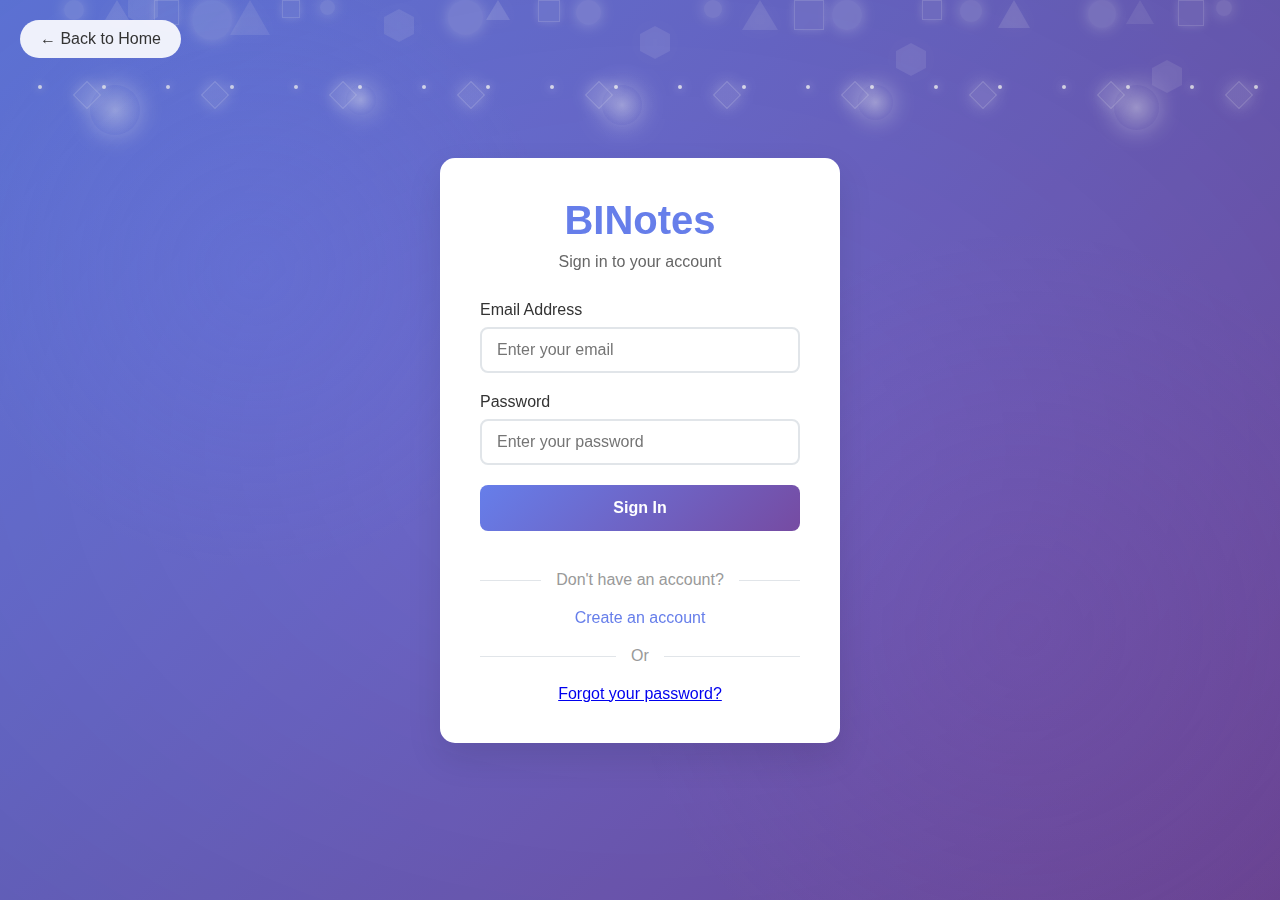
<file: SE_Finfinfinfinfinfin/html/login.html>
<!DOCTYPE html>
<html lang="en">
<head>
    <meta charset="UTF-8">
    <meta name="viewport" content="width=device-width, initial-scale=1.0">
    <title>Login - BINotes</title>
    <link rel="stylesheet" href="../css/login.css">
</head>
<body>
    <!-- Advanced Particle Background -->
    <div class="particle-container">
        <div class="particles">
            <!-- Circles (10 particles) -->
            <div class="particle circle"></div>
            <div class="particle circle"></div>
            <div class="particle circle"></div>
            <div class="particle circle"></div>
            <div class="particle circle"></div>
            <div class="particle circle"></div>
            <div class="particle circle"></div>
            <div class="particle circle"></div>
            <div class="particle circle"></div>
            <div class="particle circle"></div>
            
            <!-- Triangles (6 particles) -->
            <div class="particle triangle"></div>
            <div class="particle triangle"></div>
            <div class="particle triangle"></div>
            <div class="particle triangle"></div>
            <div class="particle triangle"></div>
            <div class="particle triangle"></div>
            
            <!-- Squares (6 particles) -->
            <div class="particle square"></div>
            <div class="particle square"></div>
            <div class="particle square"></div>
            <div class="particle square"></div>
            <div class="particle square"></div>
            <div class="particle square"></div>
            
            <!-- Hexagons (5 particles) -->
            <div class="particle hexagon"></div>
            <div class="particle hexagon"></div>
            <div class="particle hexagon"></div>
            <div class="particle hexagon"></div>
            <div class="particle hexagon"></div>
            
            <!-- Glowing Orbs (5 particles) -->
            <div class="particle orb"></div>
            <div class="particle orb"></div>
            <div class="particle orb"></div>
            <div class="particle orb"></div>
            <div class="particle orb"></div>
            
            <!-- Diamonds (10 particles) -->
            <div class="particle diamond"></div>
            <div class="particle diamond"></div>
            <div class="particle diamond"></div>
            <div class="particle diamond"></div>
            <div class="particle diamond"></div>
            <div class="particle diamond"></div>
            <div class="particle diamond"></div>
            <div class="particle diamond"></div>
            <div class="particle diamond"></div>
            <div class="particle diamond"></div>
            
            <!-- Small Stars (20 particles) -->
            <div class="particle star"></div>
            <div class="particle star"></div>
            <div class="particle star"></div>
            <div class="particle star"></div>
            <div class="particle star"></div>
            <div class="particle star"></div>
            <div class="particle star"></div>
            <div class="particle star"></div>
            <div class="particle star"></div>
            <div class="particle star"></div>
            <div class="particle star"></div>
            <div class="particle star"></div>
            <div class="particle star"></div>
            <div class="particle star"></div>
            <div class="particle star"></div>
            <div class="particle star"></div>
            <div class="particle star"></div>
            <div class="particle star"></div>
            <div class="particle star"></div>
            <div class="particle star"></div>
        </div>
    </div>
    <div class="ambient-overlay"></div>

    <a href="index.html" class="back-home">← Back to Home</a>
    
    <div class="login-container">
        <div class="logo">BINotes</div>
        <p class="subtitle">Sign in to your account</p>
        
        <div id="notification" class="notification"></div>
        
        <form id="loginForm">
            <div class="form-group">
                <label for="email">Email Address</label>
                <input type="email" id="email" name="email" required placeholder="Enter your email">
            </div>
            
            <div class="form-group">
                <label for="password">Password</label>
                <input type="password" id="password" name="password" required placeholder="Enter your password">
            </div>
            
            <button type="submit" class="btn">Sign In</button>
        </form>
        
        <div class="divider">
            <span>Don't have an account?</span>
        </div>
        
        <p class="register-text">
            <a href="./register.html" class="register-link">Create an account</a>
        </p>
        
        <div class="divider">
            <span>Or</span>
        </div>
        
        <a href="./forgot-password.html" class="forgot-password-link">Forgot your password?</a>
    </div>

    <script>
        // Simple authentication without database
        const DEMO_USERS = [
            { email: 'test@example.com', password: '123456', name: 'Test User' },
            { email: 'jane@example.com', password: 'password', name: 'Jane Smith' },
            { email: 'admin@binotes.com', password: 'admin123', name: 'Admin User' }
        ];

        function showNotification(message, type = 'info') {
            const notification = document.getElementById('notification');
            notification.textContent = message;
            notification.className = `notification ${type}`;
            notification.style.display = 'block';
            
            setTimeout(() => {
                notification.style.display = 'none';
            }, 5000);
        }

        function authenticateUser(email, password) {
            return DEMO_USERS.find(user => user.email === email && user.password === password);
        }

        function saveUserSession(user) {
            // Save to localStorage (simple session management)
            const userData = {
                email: user.email,
                name: user.name,
                loginTime: new Date().toISOString()
            };
            
            console.log('Saving user session:', userData);
            localStorage.setItem('binotes_user', JSON.stringify(userData));
            
            // Verify the data was saved
            const savedData = localStorage.getItem('binotes_user');
            console.log('Verified saved data:', savedData);
        }

        // Handle login form submission
        document.getElementById('loginForm').addEventListener('submit', function(e) {
            e.preventDefault();
            
            const email = document.getElementById('email').value;
            const password = document.getElementById('password').value;
            
            console.log('Login attempt:', email);
            
            // Simple validation
            if (!email || !password) {
                showNotification('Please fill in all fields', 'error');
                return;
            }
            
            // Authenticate user
            const user = authenticateUser(email, password);
            
            if (user) {
                showNotification('Login successful! Redirecting...', 'success');
                saveUserSession(user);
                
                // Redirect to the correct home page filename
                setTimeout(() => {
                    console.log('Attempting redirect to home.html');
                    // Updated to match your home page filename
                    window.location.href = 'index.html';
                }, 1500);
            } else {
                showNotification('Invalid email or password. Please try again.', 'error');
                document.getElementById('password').value = ''; // Clear password field
            }
        });

        // Demo credentials helper
        console.log('Demo Login Credentials:');
        console.log('Email: test@example.com, Password: 123456');
        console.log('Email: jane@example.com, Password: password');
        console.log('Email: admin@binotes.com, Password: admin123');

        // Optional: You can uncomment this if you want to auto-redirect already logged-in users
        // document.addEventListener('DOMContentLoaded', function() {
        //     const user = JSON.parse(localStorage.getItem('binotes_user') || 'null');
        //     if (user) {
        //         console.log('User already logged in, redirecting...');
        //         window.location.href = 'index.html';
        //     }
        // });
    </script>
</body>
</html>
</file>
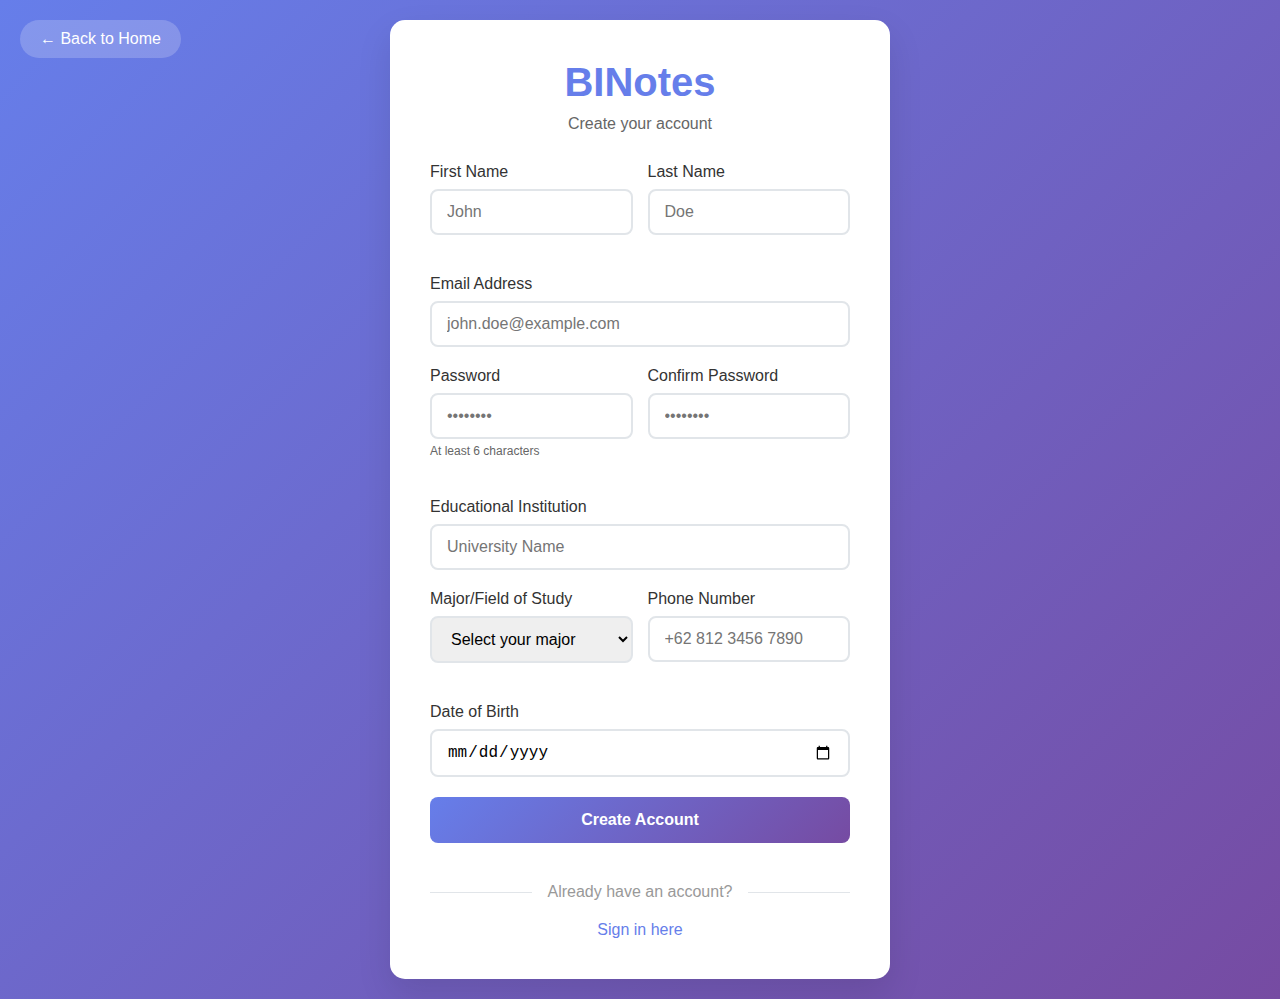
<file: SE_Finfinfinfinfinfin/html/register.html>
<!DOCTYPE html>
<html lang="en">
<head>
    <meta charset="UTF-8">
    <meta name="viewport" content="width=device-width, initial-scale=1.0">
    <title>Register - BINotes</title>
    <style>
        * {
            margin: 0;
            padding: 0;
            box-sizing: border-box;
        }

        body {
            font-family: 'Segoe UI', Tahoma, Geneva, Verdana, sans-serif;
            background: linear-gradient(135deg, #667eea 0%, #764ba2 100%);
            min-height: 100vh;
            display: flex;
            align-items: center;
            justify-content: center;
            padding: 20px;
        }

        .register-container {
            background: white;
            padding: 40px;
            border-radius: 15px;
            box-shadow: 0 15px 35px rgba(0, 0, 0, 0.1);
            width: 100%;
            max-width: 500px;
            text-align: center;
        }

        .logo {
            font-size: 2.5rem;
            font-weight: bold;
            color: #667eea;
            margin-bottom: 10px;
        }

        .subtitle {
            color: #666;
            margin-bottom: 30px;
            font-size: 1rem;
        }

        .form-row {
            display: grid;
            grid-template-columns: 1fr 1fr;
            gap: 15px;
            margin-bottom: 20px;
        }

        .form-group {
            margin-bottom: 20px;
            text-align: left;
        }

        .form-group label {
            display: block;
            margin-bottom: 8px;
            color: #333;
            font-weight: 500;
        }

        .form-group input,
        .form-group select {
            width: 100%;
            padding: 12px 15px;
            border: 2px solid #e1e5e9;
            border-radius: 8px;
            font-size: 16px;
            transition: border-color 0.3s ease;
        }

        .form-group input:focus,
        .form-group select:focus {
            outline: none;
            border-color: #667eea;
            box-shadow: 0 0 0 3px rgba(102, 126, 234, 0.1);
        }

        .btn {
            width: 100%;
            padding: 14px;
            background: linear-gradient(135deg, #667eea 0%, #764ba2 100%);
            color: white;
            border: none;
            border-radius: 8px;
            font-size: 16px;
            font-weight: 600;
            cursor: pointer;
            transition: transform 0.2s ease, box-shadow 0.2s ease;
            margin-bottom: 20px;
        }

        .btn:hover {
            transform: translateY(-2px);
            box-shadow: 0 8px 25px rgba(102, 126, 234, 0.3);
        }

        .btn:active {
            transform: translateY(0);
        }

        .divider {
            text-align: center;
            margin: 20px 0;
            color: #999;
            position: relative;
        }

        .divider:before {
            content: '';
            position: absolute;
            top: 50%;
            left: 0;
            right: 0;
            height: 1px;
            background: #e1e5e9;
            z-index: 1;
        }

        .divider span {
            background: white;
            padding: 0 15px;
            position: relative;
            z-index: 2;
        }

        .login-link {
            color: #667eea;
            text-decoration: none;
            font-weight: 500;
            transition: color 0.3s ease;
        }

        .login-link:hover {
            color: #764ba2;
            text-decoration: underline;
        }

        .back-home {
            position: absolute;
            top: 20px;
            left: 20px;
            background: rgba(255, 255, 255, 0.2);
            color: white;
            padding: 10px 20px;
            border-radius: 25px;
            text-decoration: none;
            font-weight: 500;
            transition: background 0.3s ease;
        }

        .back-home:hover {
            background: rgba(255, 255, 255, 0.3);
        }

        .notification {
            margin-bottom: 20px;
            padding: 12px;
            border-radius: 8px;
            font-size: 14px;
            display: none;
        }

        .notification.success {
            background: #d4edda;
            color: #155724;
            border: 1px solid #c3e6cb;
        }

        .notification.error {
            background: #f8d7da;
            color: #721c24;
            border: 1px solid #f5c6cb;
        }

        .password-requirements {
            font-size: 12px;
            color: #666;
            margin-top: 5px;
        }

        @media (max-width: 768px) {
            .form-row {
                grid-template-columns: 1fr;
                gap: 0;
            }
        }

        @media (max-width: 480px) {
            .register-container {
                padding: 30px 20px;
            }
            
            .back-home {
                position: relative;
                top: 0;
                left: 0;
                display: inline-block;
                margin-bottom: 20px;
                background: #f8f9fa;
                color: #333;
            }
        }
    </style>
</head>
<body>
    <a href="index.html" class="back-home">← Back to Home</a>
    
    <div class="register-container">
        <div class="logo">BINotes</div>
        <p class="subtitle">Create your account</p>
        
        <div id="notification" class="notification"></div>
        
        <form id="registerForm">
            <div class="form-row">
                <div class="form-group">
                    <label for="firstName">First Name</label>
                    <input type="text" id="firstName" name="firstName" required placeholder="John">
                </div>
                <div class="form-group">
                    <label for="lastName">Last Name</label>
                    <input type="text" id="lastName" name="lastName" required placeholder="Doe">
                </div>
            </div>
            
            <div class="form-group">
                <label for="email">Email Address</label>
                <input type="email" id="email" name="email" required placeholder="john.doe@example.com">
            </div>
            
            <div class="form-row">
                <div class="form-group">
                    <label for="password">Password</label>
                    <input type="password" id="password" name="password" required placeholder="••••••••">
                    <div class="password-requirements">At least 6 characters</div>
                </div>
                <div class="form-group">
                    <label for="confirmPassword">Confirm Password</label>
                    <input type="password" id="confirmPassword" name="confirmPassword" required placeholder="••••••••">
                </div>
            </div>
            
            <div class="form-group">
                <label for="institution">Educational Institution</label>
                <input type="text" id="institution" name="institution" required placeholder="University Name">
            </div>
            
            <div class="form-row">
                <div class="form-group">
                    <label for="major">Major/Field of Study</label>
                    <select id="major" name="major" required>
                        <option value="">Select your major</option>
                        <option value="Computer Science">Computer Science</option>
                        <option value="Information Technology">Information Technology</option>
                        <option value="Engineering">Engineering</option>
                        <option value="Mathematics">Mathematics</option>
                        <option value="Physics">Physics</option>
                        <option value="Chemistry">Chemistry</option>
                        <option value="Biology">Biology</option>
                        <option value="Business">Business</option>
                        <option value="Economics">Economics</option>
                        <option value="Psychology">Psychology</option>
                        <option value="Other">Other</option>
                    </select>
                </div>
                <div class="form-group">
                    <label for="phone">Phone Number</label>
                    <input type="tel" id="phone" name="phone" required placeholder="+62 812 3456 7890">
                </div>
            </div>
            
            <div class="form-group">
                <label for="birthDate">Date of Birth</label>
                <input type="date" id="birthDate" name="birthDate" required>
            </div>
            
            <button type="submit" class="btn">Create Account</button>
        </form>
        
        <div class="divider">
            <span>Already have an account?</span>
        </div>
        
        <a href="login.html" class="login-link">Sign in here</a>
    </div>

    <script>
    // Function to show notification
    function showNotification(message, type = 'info') {
        const notification = document.getElementById('notification');
        notification.textContent = message;
        notification.className = `notification ${type}`;
        notification.style.display = 'block';

        setTimeout(() => {
            notification.style.display = 'none';
        }, 5000);
    }

    // Email validation
    function validateEmail(email) {
        const emailRegex = /^[^\s@]+@[^\s@]+\.[^\s@]+$/;
        return emailRegex.test(email);
    }

    // Password validation
    function validatePassword(password) {
        return password.length >= 6;
    }

    // Phone number validation
    function validatePhone(phone) {
        const phoneRegex = /^[\+]?[\d\s\-\(\)]{10,}$/;
        return phoneRegex.test(phone);
    }

    // Calculate age from date of birth
    function calculateAge(birthDate) {
        const today = new Date();
        const birth = new Date(birthDate);
        let age = today.getFullYear() - birth.getFullYear();
        const monthDiff = today.getMonth() - birth.getMonth();

        if (monthDiff < 0 || (monthDiff === 0 && today.getDate() < birth.getDate())) {
            age--;
        }

        return age;
    }

    // Check if email already exists
    function checkEmailExists(email) {
        const existingUsers = JSON.parse(localStorage.getItem('binotes_users') || '[]');
        return existingUsers.some(user => user.email === email);
    }

    // Save new user to localStorage
    function saveNewUser(userData) {
        const users = JSON.parse(localStorage.getItem('binotes_users') || '[]');
        users.push(userData);
        localStorage.setItem('binotes_users', JSON.stringify(users));
    }

    // Handle form submission
    document.getElementById('registerForm').addEventListener('submit', function (e) {
        e.preventDefault();

        const firstName = document.getElementById('firstName').value.trim();
        const lastName = document.getElementById('lastName').value.trim();
        const email = document.getElementById('email').value.trim();
        const password = document.getElementById('password').value;
        const confirmPassword = document.getElementById('confirmPassword').value;
        const institution = document.getElementById('institution').value.trim();
        const major = document.getElementById('major').value;
        const phone = document.getElementById('phone').value.trim();
        const birthDate = document.getElementById('birthDate').value;

        if (!validateEmail(email)) {
            return showNotification('Please enter a valid email address.', 'error');
        }

        if (!validatePassword(password)) {
            return showNotification('Password must be at least 6 characters.', 'error');
        }

        if (password !== confirmPassword) {
            return showNotification('Passwords do not match.', 'error');
        }

        if (!validatePhone(phone)) {
            return showNotification('Please enter a valid phone number.', 'error');
        }

        if (calculateAge(birthDate) < 13) {
            return showNotification('You must be at least 13 years old to register.', 'error');
        }

        if (checkEmailExists(email)) {
            return showNotification('Email is already registered.', 'error');
        }

        const newUser = {
            firstName,
            lastName,
            email,
            password,
            institution,
            major,
            phone,
            birthDate
        };

        saveNewUser(newUser);
        showNotification('Account created successfully!', 'success');

        // Optional: redirect to login page after success
        setTimeout(() => {
            window.location.href = 'login.html';
        }, 2000);
    });
</script>
</body>
</html>
</file>
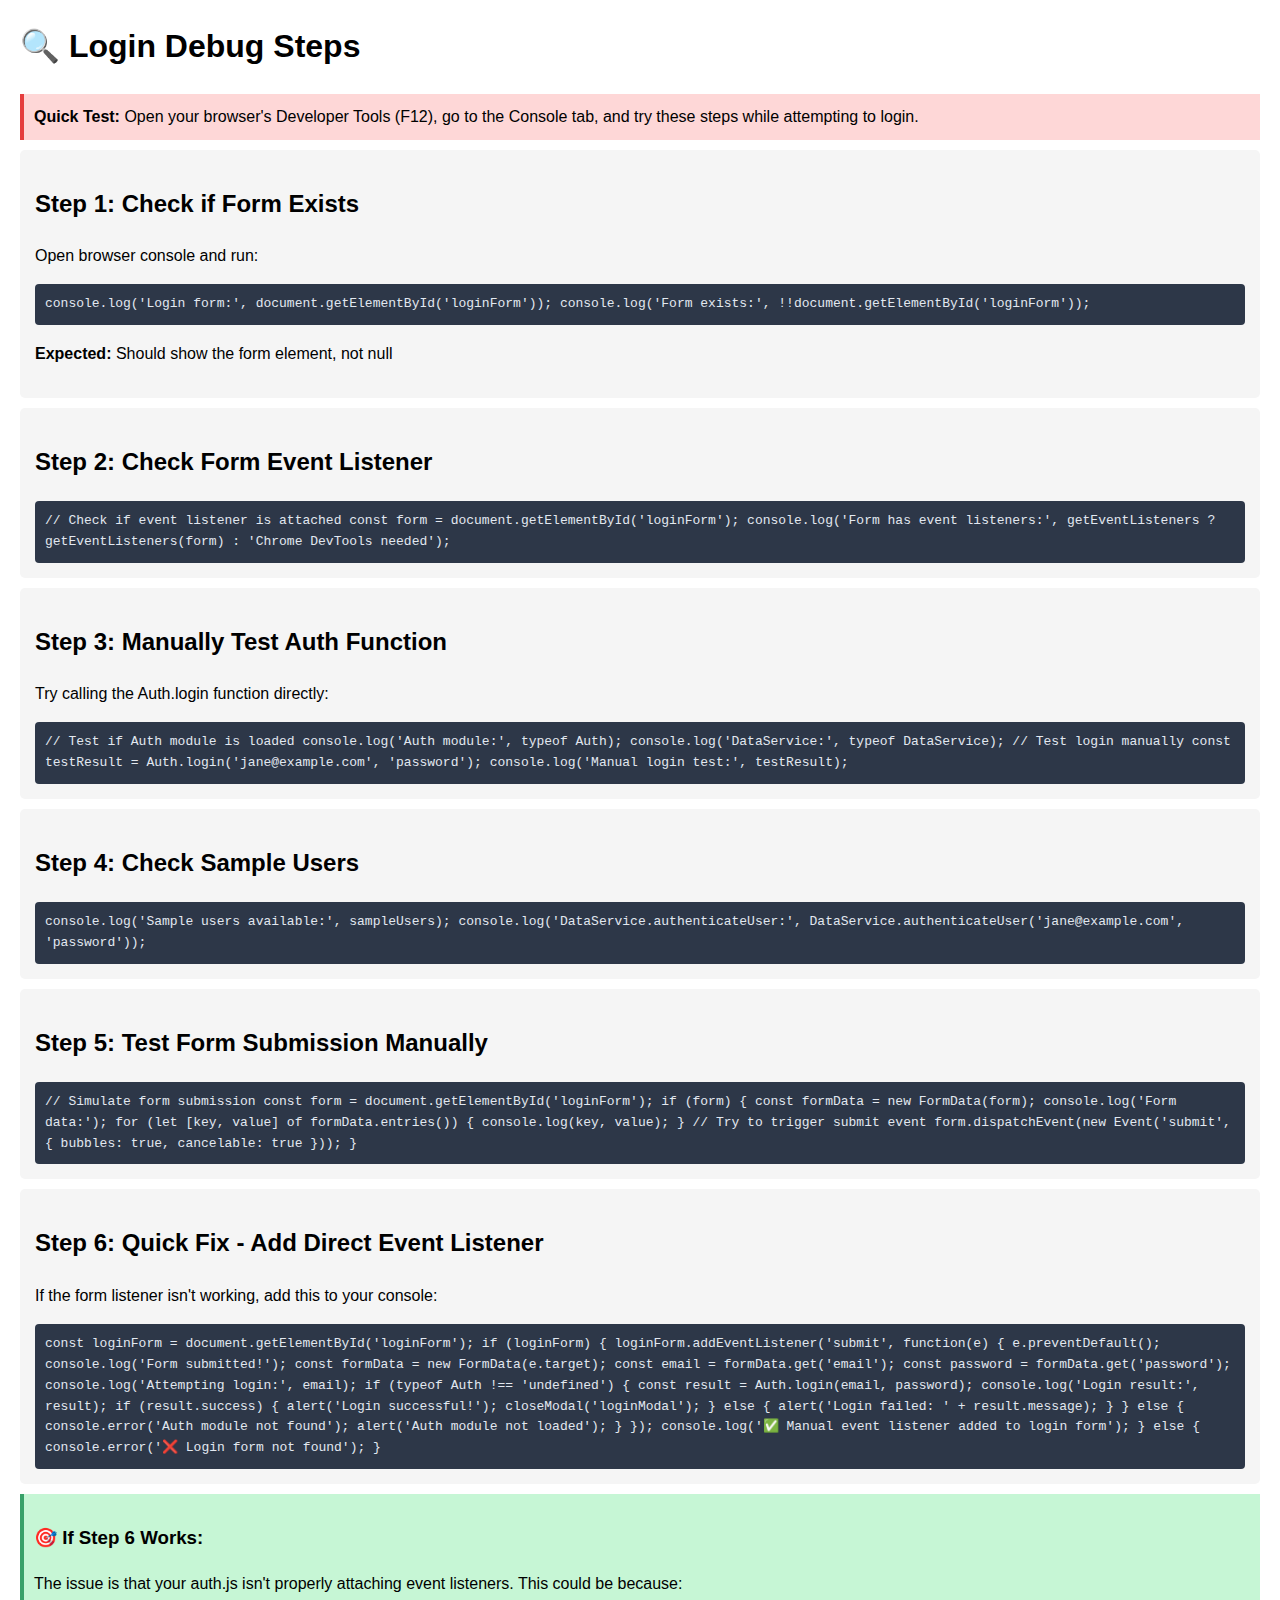
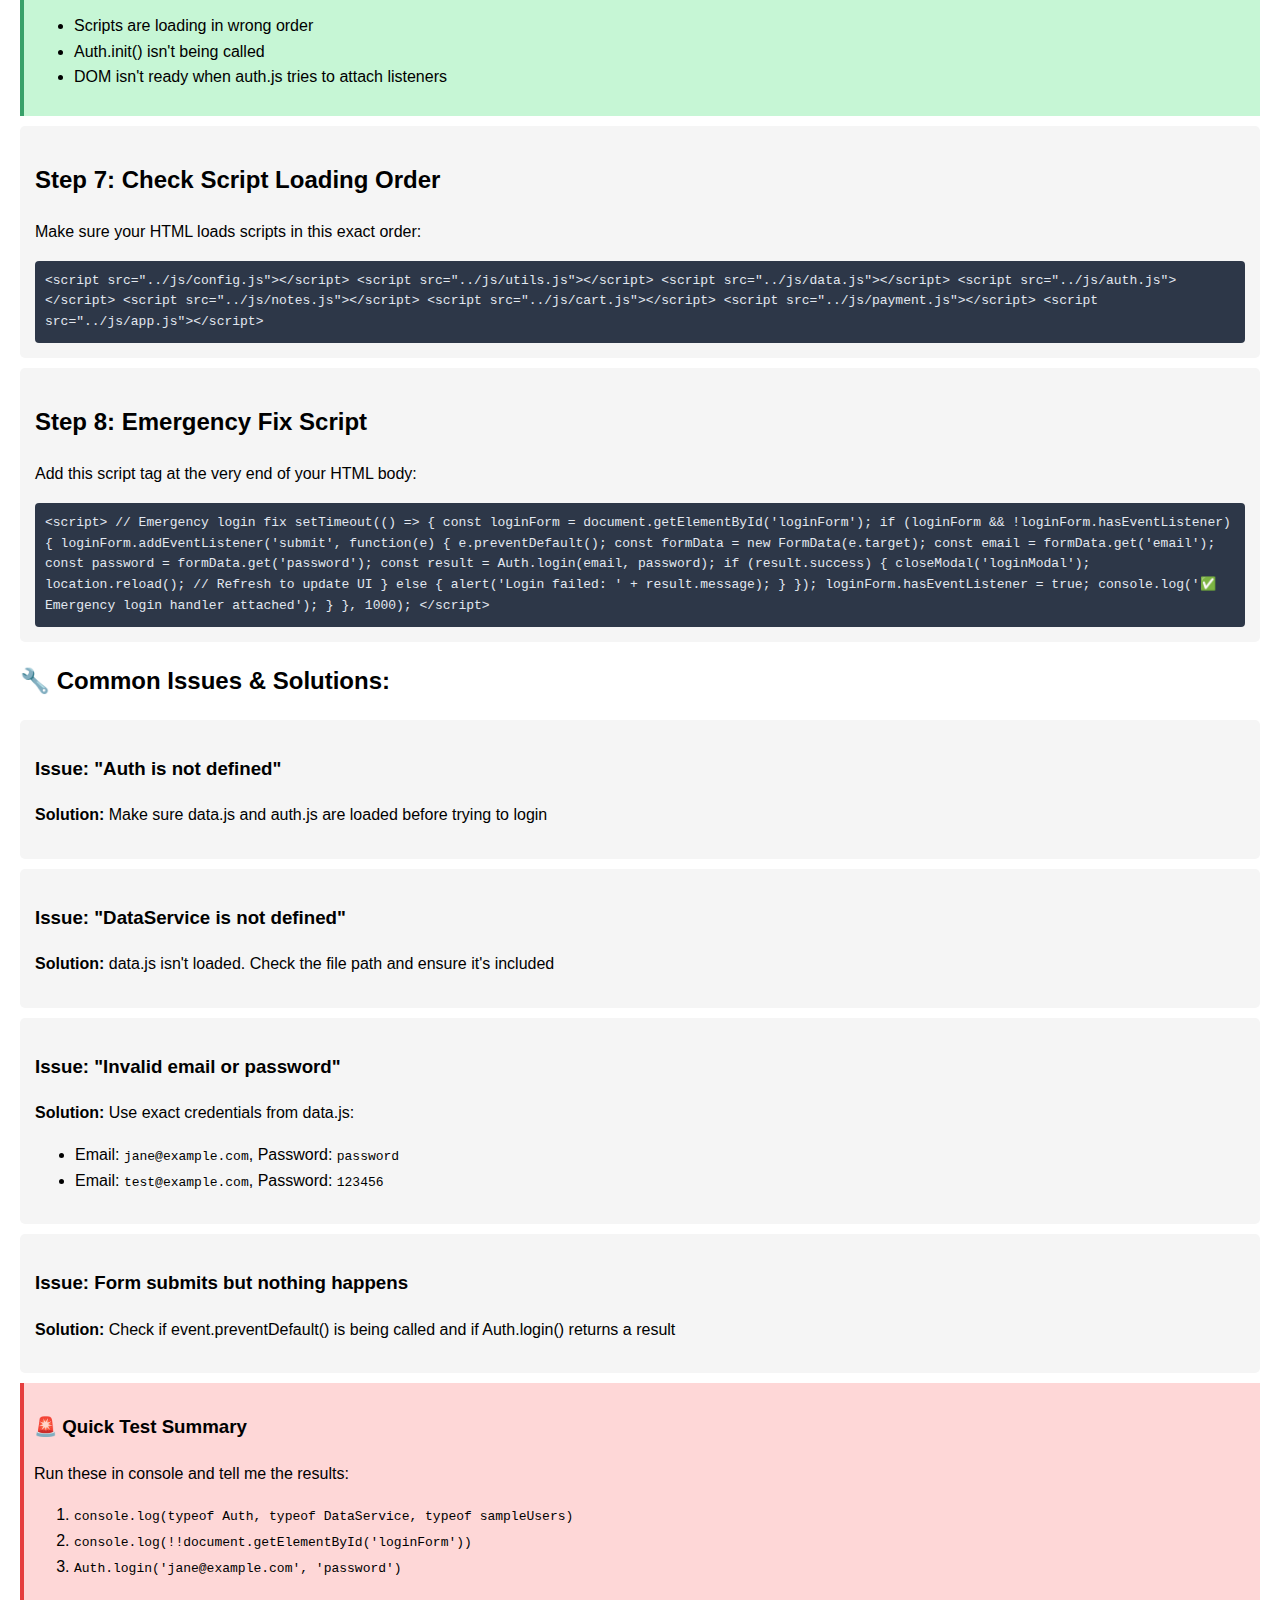
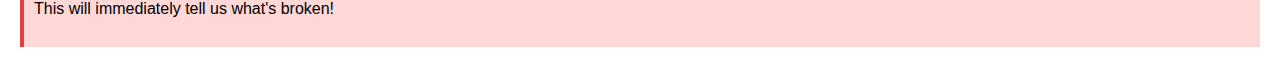
<file: SE_Finfinfinfinfinfin/html/test.html>
<!DOCTYPE html>
<html lang="en">
<head>
    <meta charset="UTF-8">
    <meta name="viewport" content="width=device-width, initial-scale=1.0">
    <title>Login Debug Steps</title>
    <style>
        body { font-family: Arial, sans-serif; margin: 20px; line-height: 1.6; }
        .step { background: #f5f5f5; padding: 15px; margin: 10px 0; border-radius: 5px; }
        .code { background: #2d3748; color: #e2e8f0; padding: 10px; border-radius: 4px; font-family: monospace; }
        .important { background: #fed7d7; border-left: 4px solid #e53e3e; padding: 10px; }
        .success { background: #c6f6d5; border-left: 4px solid #38a169; padding: 10px; }
    </style>
</head>
<body>
    <h1>🔍 Login Debug Steps</h1>
    
    <div class="important">
        <strong>Quick Test:</strong> Open your browser's Developer Tools (F12), go to the Console tab, and try these steps while attempting to login.
    </div>

    <div class="step">
        <h2>Step 1: Check if Form Exists</h2>
        <p>Open browser console and run:</p>
        <div class="code">
console.log('Login form:', document.getElementById('loginForm'));
console.log('Form exists:', !!document.getElementById('loginForm'));
        </div>
        <p><strong>Expected:</strong> Should show the form element, not null</p>
    </div>

    <div class="step">
        <h2>Step 2: Check Form Event Listener</h2>
        <div class="code">
// Check if event listener is attached
const form = document.getElementById('loginForm');
console.log('Form has event listeners:', getEventListeners ? getEventListeners(form) : 'Chrome DevTools needed');
        </div>
    </div>

    <div class="step">
        <h2>Step 3: Manually Test Auth Function</h2>
        <p>Try calling the Auth.login function directly:</p>
        <div class="code">
// Test if Auth module is loaded
console.log('Auth module:', typeof Auth);
console.log('DataService:', typeof DataService);

// Test login manually
const testResult = Auth.login('jane@example.com', 'password');
console.log('Manual login test:', testResult);
        </div>
    </div>

    <div class="step">
        <h2>Step 4: Check Sample Users</h2>
        <div class="code">
console.log('Sample users available:', sampleUsers);
console.log('DataService.authenticateUser:', DataService.authenticateUser('jane@example.com', 'password'));
        </div>
    </div>

    <div class="step">
        <h2>Step 5: Test Form Submission Manually</h2>
        <div class="code">
// Simulate form submission
const form = document.getElementById('loginForm');
if (form) {
    const formData = new FormData(form);
    console.log('Form data:');
    for (let [key, value] of formData.entries()) {
        console.log(key, value);
    }
    
    // Try to trigger submit event
    form.dispatchEvent(new Event('submit', { bubbles: true, cancelable: true }));
}
        </div>
    </div>

    <div class="step">
        <h2>Step 6: Quick Fix - Add Direct Event Listener</h2>
        <p>If the form listener isn't working, add this to your console:</p>
        <div class="code">
const loginForm = document.getElementById('loginForm');
if (loginForm) {
    loginForm.addEventListener('submit', function(e) {
        e.preventDefault();
        console.log('Form submitted!');
        
        const formData = new FormData(e.target);
        const email = formData.get('email');
        const password = formData.get('password');
        
        console.log('Attempting login:', email);
        
        if (typeof Auth !== 'undefined') {
            const result = Auth.login(email, password);
            console.log('Login result:', result);
            
            if (result.success) {
                alert('Login successful!');
                closeModal('loginModal');
            } else {
                alert('Login failed: ' + result.message);
            }
        } else {
            console.error('Auth module not found');
            alert('Auth module not loaded');
        }
    });
    console.log('✅ Manual event listener added to login form');
} else {
    console.error('❌ Login form not found');
}
        </div>
    </div>

    <div class="success">
        <h3>🎯 If Step 6 Works:</h3>
        <p>The issue is that your auth.js isn't properly attaching event listeners. This could be because:</p>
        <ul>
            <li>Scripts are loading in wrong order</li>
            <li>Auth.init() isn't being called</li>
            <li>DOM isn't ready when auth.js tries to attach listeners</li>
        </ul>
    </div>

    <div class="step">
        <h2>Step 7: Check Script Loading Order</h2>
        <p>Make sure your HTML loads scripts in this exact order:</p>
        <div class="code">
&lt;script src="../js/config.js">&lt;/script>
&lt;script src="../js/utils.js">&lt;/script>
&lt;script src="../js/data.js">&lt;/script>
&lt;script src="../js/auth.js">&lt;/script>
&lt;script src="../js/notes.js">&lt;/script>
&lt;script src="../js/cart.js">&lt;/script>
&lt;script src="../js/payment.js">&lt;/script>
&lt;script src="../js/app.js">&lt;/script>
        </div>
    </div>

    <div class="step">
        <h2>Step 8: Emergency Fix Script</h2>
        <p>Add this script tag at the very end of your HTML body:</p>
        <div class="code">
&lt;script>
// Emergency login fix
setTimeout(() => {
    const loginForm = document.getElementById('loginForm');
    if (loginForm && !loginForm.hasEventListener) {
        loginForm.addEventListener('submit', function(e) {
            e.preventDefault();
            const formData = new FormData(e.target);
            const email = formData.get('email');
            const password = formData.get('password');
            
            const result = Auth.login(email, password);
            if (result.success) {
                closeModal('loginModal');
                location.reload(); // Refresh to update UI
            } else {
                alert('Login failed: ' + result.message);
            }
        });
        loginForm.hasEventListener = true;
        console.log('✅ Emergency login handler attached');
    }
}, 1000);
&lt;/script>
        </div>
    </div>

    <h2>🔧 Common Issues & Solutions:</h2>
    
    <div class="step">
        <h3>Issue: "Auth is not defined"</h3>
        <p><strong>Solution:</strong> Make sure data.js and auth.js are loaded before trying to login</p>
    </div>

    <div class="step">
        <h3>Issue: "DataService is not defined"</h3>
        <p><strong>Solution:</strong> data.js isn't loaded. Check the file path and ensure it's included</p>
    </div>

    <div class="step">
        <h3>Issue: "Invalid email or password"</h3>
        <p><strong>Solution:</strong> Use exact credentials from data.js:</p>
        <ul>
            <li>Email: <code>jane@example.com</code>, Password: <code>password</code></li>
            <li>Email: <code>test@example.com</code>, Password: <code>123456</code></li>
        </ul>
    </div>

    <div class="step">
        <h3>Issue: Form submits but nothing happens</h3>
        <p><strong>Solution:</strong> Check if event.preventDefault() is being called and if Auth.login() returns a result</p>
    </div>

    <div class="important">
        <h3>🚨 Quick Test Summary</h3>
        <p>Run these in console and tell me the results:</p>
        <ol>
            <li><code>console.log(typeof Auth, typeof DataService, typeof sampleUsers)</code></li>
            <li><code>console.log(!!document.getElementById('loginForm'))</code></li>
            <li><code>Auth.login('jane@example.com', 'password')</code></li>
        </ol>
        <p>This will immediately tell us what's broken!</p>
    </div>
</body>
</html>
</file>
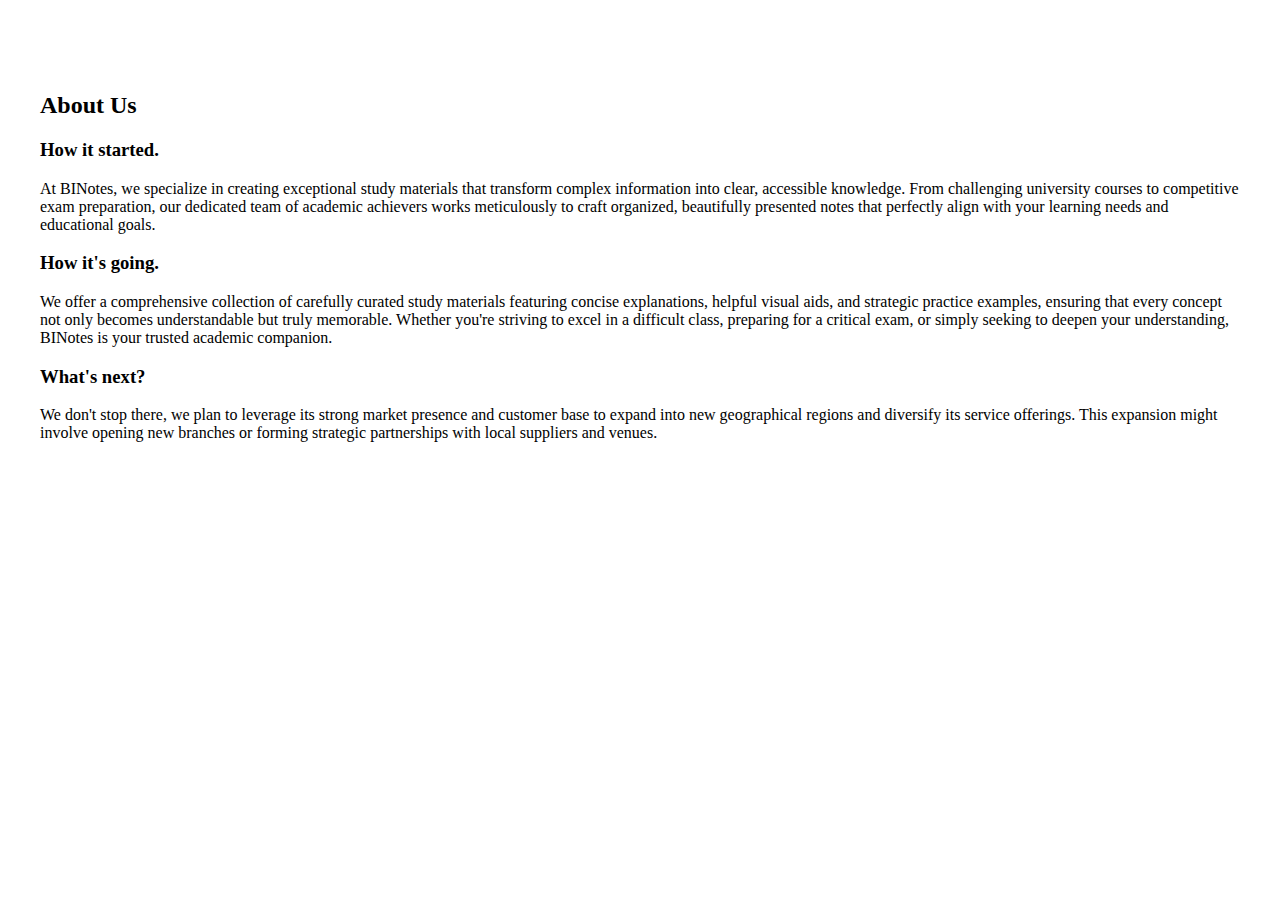
<file: SE_Finfinfinfinfinfin/page/about.html>
<!DOCTYPE html>
<html lang="en">
<head>
    <meta charset="UTF-8">
    <meta name="viewport" content="width=device-width, initial-scale=1.0">
    <title>Document</title>
</head>
<body>
    <div class="page" id="about">
<section style="padding: 4rem 2rem;">
<div class="container">
<h2 class="section-title">About Us</h2>
<div class="about-content">
<div class="about-section">
<h3>How it started.</h3>
<p>At BINotes, we specialize in creating exceptional study materials that transform complex information into clear, accessible knowledge. From challenging university courses to competitive exam preparation, our dedicated team of academic achievers works meticulously to craft organized, beautifully presented notes that perfectly align with your learning needs and educational goals.</p>
</div>
<div class="about-section">
<h3>How it's going.</h3>
<p>We offer a comprehensive collection of carefully curated study materials featuring concise explanations, helpful visual aids, and strategic practice examples, ensuring that every concept not only becomes understandable but truly memorable. Whether you're striving to excel in a difficult class, preparing for a critical exam, or simply seeking to deepen your understanding, BINotes is your trusted academic companion.</p>
</div>
<div class="about-section">
<h3>What's next?</h3>
<p>We don't stop there, we plan to leverage its strong market presence and customer base to expand into new geographical regions and diversify its service offerings. This expansion might involve opening new branches or forming strategic partnerships with local suppliers and venues.</p>
</div>
</div>
</div>
</section>
</div>
</body>
</html>
</file>
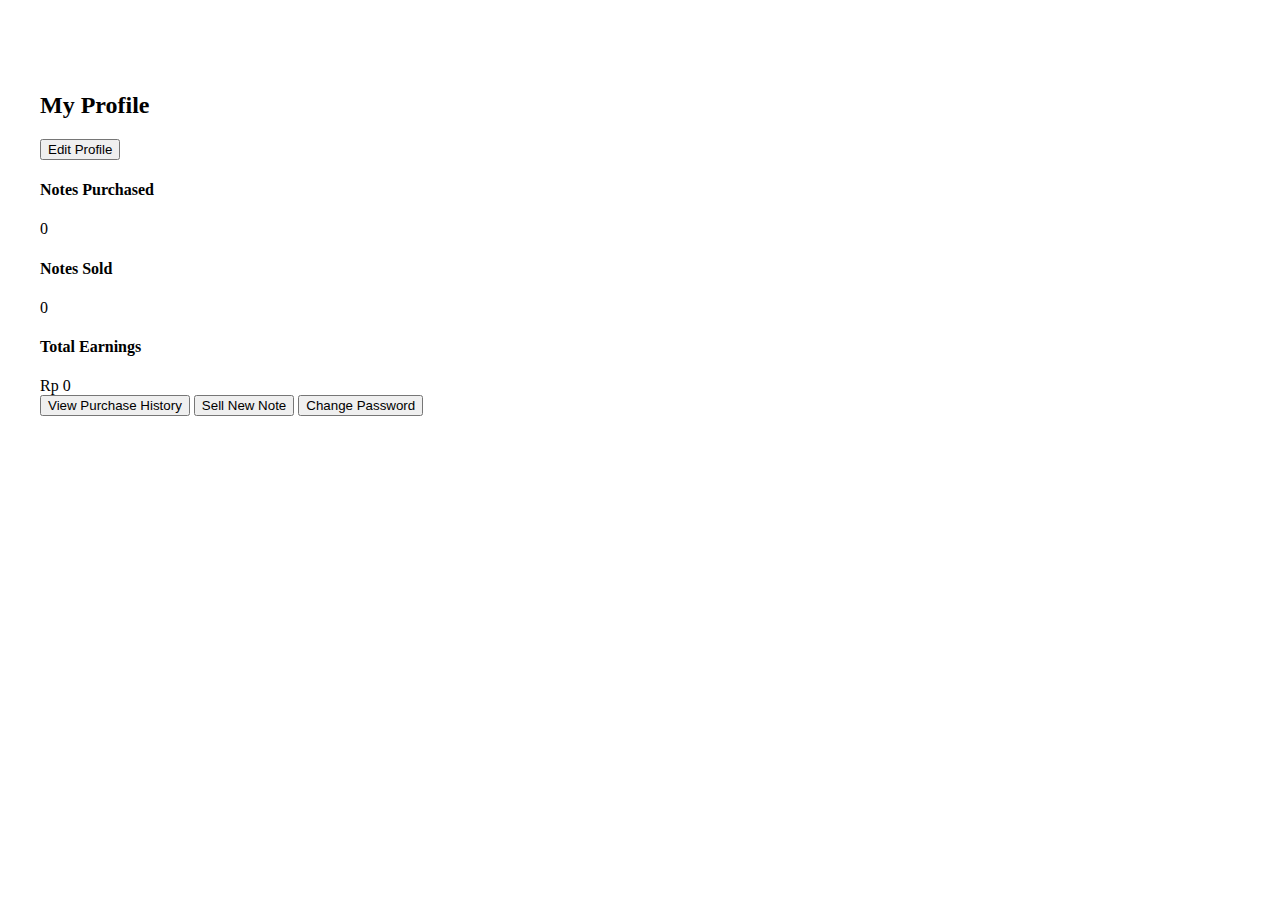
<file: SE_Finfinfinfinfinfin/page/profile.html>
<!DOCTYPE html>
<html lang="en">
<head>
    <meta charset="UTF-8">
    <meta name="viewport" content="width=device-width, initial-scale=1.0">
    <title>Document</title>
</head>
<body>
    <div class="page" id="profile">
<section style="padding: 4rem 2rem;">
<div class="container">
<h2 class="section-title">My Profile</h2>
<div class="profile-container">
<div class="profile-header">
<div class="profile-avatar" id="profileAvatar"></div>
<div class="profile-info">
<h3 id="profileName"></h3>
<p id="profileEmail"></p>
<p id="profileInstitution"></p>
</div>
<button class="btn btn-outline" onclick="showEditProfileModal()">Edit Profile</button>
</div>
<div class="profile-stats">
<div class="stat-card">
<h4>Notes Purchased</h4>
<span id="purchasedCount">0</span>
</div>
<div class="stat-card">
<h4>Notes Sold</h4>
<span id="soldCount">0</span>
</div>
<div class="stat-card">
<h4>Total Earnings</h4>
<span id="totalEarnings">Rp 0</span>
</div>
</div>
<div class="profile-actions">
<button class="btn btn-primary" onclick="showPage('purchased')">View Purchase History</button>
<button class="btn btn-outline" onclick="showPage('sell')">Sell New Note</button>
<button class="btn btn-outline" onclick="showModal('changePasswordModal')">Change Password</button>
</div>
</div>
</div>
</section>
</div>
</body>
</html>
</file>
<file: SE_Finfinfinfinfinfin/css/login.css>
* {
            margin: 0;
            padding: 0;
            box-sizing: border-box;
        }

        body {
            font-family: 'Segoe UI', Tahoma, Geneva, Verdana, sans-serif;
            min-height: 100vh;
            display: flex;
            align-items: center;
            justify-content: center;
            padding: 20px;
            position: relative;
            overflow: hidden;
        }

        /* Advanced Particle Background */
        .particle-container {
            position: fixed;
            top: 0;
            left: 0;
            width: 100%;
            height: 100vh;
            overflow: hidden;
            z-index: -2;
            background: linear-gradient(135deg, #667eea 0%, #764ba2 25%, #f093fb 50%, #667eea 75%, #764ba2 100%);
            background-size: 400% 400%;
            animation: gradientShift 15s ease infinite;
        }

        .particle-container:before {
            content: '';
            position: absolute;
            top: 0;
            left: 0;
            right: 0;
            bottom: 0;
            background: radial-gradient(ellipse at center, transparent 0%, rgba(0,0,0,0.1) 100%);
            z-index: 1;
        }

        @keyframes gradientShift {
            0% { background-position: 0% 50%; }
            50% { background-position: 100% 50%; }
            100% { background-position: 0% 50%; }
        }

        .particles {
            position: absolute;
            width: 100%;
            height: 100%;
        }

        /* Floating Geometric Shapes with Dynamic Colors */
        .particle {
            position: absolute;
            pointer-events: none;
        }

        /* Color Cycling Animation */
        @keyframes colorCycle {
            0% { filter: hue-rotate(0deg) brightness(1.2); }
            25% { filter: hue-rotate(90deg) brightness(1.4); }
            50% { filter: hue-rotate(180deg) brightness(1.1); }
            75% { filter: hue-rotate(270deg) brightness(1.3); }
            100% { filter: hue-rotate(360deg) brightness(1.2); }
        }

        /* Circles with Dynamic Colors */
        .particle.circle {
            border-radius: 50%;
            background: rgba(255, 255, 255, 0.15);
            backdrop-filter: blur(2px);
            animation: float 20s linear infinite, colorCycle 8s ease-in-out infinite;
            box-shadow: 0 0 15px rgba(255, 255, 255, 0.3);
        }

        /* Generate multiple circles with different properties */
        .particle.circle:nth-child(1) { width: 20px; height: 20px; left: 5%; animation-delay: 0s; animation-duration: 25s, 8s; }
        .particle.circle:nth-child(2) { width: 40px; height: 40px; left: 15%; animation-delay: 2s; animation-duration: 30s, 12s; }
        .particle.circle:nth-child(3) { width: 15px; height: 15px; left: 25%; animation-delay: 4s; animation-duration: 20s, 6s; }
        .particle.circle:nth-child(4) { width: 35px; height: 35px; left: 35%; animation-delay: 1s; animation-duration: 35s, 10s; }
        .particle.circle:nth-child(5) { width: 25px; height: 25px; left: 45%; animation-delay: 6s; animation-duration: 28s, 9s; }
        .particle.circle:nth-child(6) { width: 18px; height: 18px; left: 55%; animation-delay: 3s; animation-duration: 22s, 7s; }
        .particle.circle:nth-child(7) { width: 30px; height: 30px; left: 65%; animation-delay: 8s; animation-duration: 32s, 11s; }
        .particle.circle:nth-child(8) { width: 22px; height: 22px; left: 75%; animation-delay: 5s; animation-duration: 26s, 8s; }
        .particle.circle:nth-child(9) { width: 28px; height: 28px; left: 85%; animation-delay: 7s; animation-duration: 29s, 13s; }
        .particle.circle:nth-child(10) { width: 16px; height: 16px; left: 95%; animation-delay: 9s; animation-duration: 24s, 5s; }

        /* Triangles with Color Animation */
        .particle.triangle {
            width: 0;
            height: 0;
            animation: floatRotate 15s linear infinite, colorCycle 10s ease-in-out infinite;
            filter: drop-shadow(0 0 8px rgba(255, 255, 255, 0.4));
        }

        .particle.triangle:nth-child(11) { border-left: 15px solid transparent; border-right: 15px solid transparent; border-bottom: 25px solid rgba(255, 255, 255, 0.12); left: 8%; animation-delay: 3s; animation-duration: 28s, 9s; }
        .particle.triangle:nth-child(12) { border-left: 20px solid transparent; border-right: 20px solid transparent; border-bottom: 35px solid rgba(255, 255, 255, 0.1); left: 18%; animation-delay: 7s; animation-duration: 22s, 11s; }
        .particle.triangle:nth-child(13) { border-left: 12px solid transparent; border-right: 12px solid transparent; border-bottom: 20px solid rgba(255, 255, 255, 0.14); left: 38%; animation-delay: 11s; animation-duration: 31s, 7s; }
        .particle.triangle:nth-child(14) { border-left: 18px solid transparent; border-right: 18px solid transparent; border-bottom: 30px solid rgba(255, 255, 255, 0.11); left: 58%; animation-delay: 4s; animation-duration: 25s, 8s; }
        .particle.triangle:nth-child(15) { border-left: 16px solid transparent; border-right: 16px solid transparent; border-bottom: 28px solid rgba(255, 255, 255, 0.13); left: 78%; animation-delay: 9s; animation-duration: 27s, 12s; }
        .particle.triangle:nth-child(16) { border-left: 14px solid transparent; border-right: 14px solid transparent; border-bottom: 24px solid rgba(255, 255, 255, 0.09); left: 88%; animation-delay: 6s; animation-duration: 33s, 6s; }

        /* Squares with rotation and color */
        .particle.square {
            background: rgba(255, 255, 255, 0.08);
            backdrop-filter: blur(3px);
            animation: floatRotate 18s linear infinite, colorCycle 7s ease-in-out infinite;
            border: 1px solid rgba(255, 255, 255, 0.15);
            box-shadow: 0 0 10px rgba(255, 255, 255, 0.2);
        }

        .particle.square:nth-child(17) { width: 25px; height: 25px; left: 12%; animation-delay: 5s; animation-duration: 26s, 8s; }
        .particle.square:nth-child(18) { width: 18px; height: 18px; left: 22%; animation-delay: 8s; animation-duration: 32s, 12s; }
        .particle.square:nth-child(19) { width: 22px; height: 22px; left: 42%; animation-delay: 2s; animation-duration: 29s, 6s; }
        .particle.square:nth-child(20) { width: 30px; height: 30px; left: 62%; animation-delay: 10s; animation-duration: 24s, 9s; }
        .particle.square:nth-child(21) { width: 20px; height: 20px; left: 72%; animation-delay: 4s; animation-duration: 27s, 11s; }
        .particle.square:nth-child(22) { width: 26px; height: 26px; left: 92%; animation-delay: 7s; animation-duration: 31s, 7s; }

        /* Hexagons with pulsing colors */
        .particle.hexagon {
            width: 30px;
            height: 17px;
            background: rgba(255, 255, 255, 0.1);
            position: relative;
            animation: floatPulse 20s linear infinite, colorCycle 9s ease-in-out infinite;
            filter: drop-shadow(0 0 12px rgba(255, 255, 255, 0.3));
        }

        .particle.hexagon:before,
        .particle.hexagon:after {
            content: "";
            position: absolute;
            width: 0;
            border-left: 15px solid transparent;
            border-right: 15px solid transparent;
        }

        .particle.hexagon:before { bottom: 100%; border-bottom: 8.5px solid rgba(255, 255, 255, 0.1); }
        .particle.hexagon:after { top: 100%; border-top: 8.5px solid rgba(255, 255, 255, 0.1); }

        .particle.hexagon:nth-child(23) { left: 10%; animation-delay: 6s; animation-duration: 24s, 10s; }
        .particle.hexagon:nth-child(24) { left: 30%; animation-delay: 10s; animation-duration: 29s, 8s; }
        .particle.hexagon:nth-child(25) { left: 50%; animation-delay: 3s; animation-duration: 26s, 12s; }
        .particle.hexagon:nth-child(26) { left: 70%; animation-delay: 12s; animation-duration: 31s, 6s; }
        .particle.hexagon:nth-child(27) { left: 90%; animation-delay: 1s; animation-duration: 23s, 9s; }

        /* Glowing orbs with intense color cycling */
        .particle.orb {
            border-radius: 50%;
            background: radial-gradient(circle, rgba(255,255,255,0.4) 0%, rgba(255,255,255,0.1) 70%, transparent 100%);
            animation: floatGlow 25s linear infinite, colorCycle 5s ease-in-out infinite;
            box-shadow: 0 0 25px rgba(255, 255, 255, 0.4);
        }

        .particle.orb:nth-child(28) { width: 50px; height: 50px; left: 7%; animation-delay: 12s; animation-duration: 40s, 6s; }
        .particle.orb:nth-child(29) { width: 30px; height: 30px; left: 27%; animation-delay: 15s; animation-duration: 35s, 8s; }
        .particle.orb:nth-child(30) { width: 40px; height: 40px; left: 47%; animation-delay: 8s; animation-duration: 38s, 5s; }
        .particle.orb:nth-child(31) { width: 35px; height: 35px; left: 67%; animation-delay: 18s; animation-duration: 33s, 7s; }
        .particle.orb:nth-child(32) { width: 45px; height: 45px; left: 87%; animation-delay: 3s; animation-duration: 42s, 9s; }

        /* Diamonds with spinning colors */
        .particle.diamond {
            width: 20px;
            height: 20px;
            background: rgba(255, 255, 255, 0.12);
            transform: rotate(45deg);
            animation: floatSpin 22s linear infinite, colorCycle 6s ease-in-out infinite;
            border: 1px solid rgba(255, 255, 255, 0.2);
            box-shadow: 0 0 15px rgba(255, 255, 255, 0.3);
        }

        .particle.diamond:nth-child(33) { left: 6%; animation-delay: 9s; animation-duration: 27s, 7s; }
        .particle.diamond:nth-child(34) { left: 16%; animation-delay: 14s; animation-duration: 31s, 9s; }
        .particle.diamond:nth-child(35) { left: 26%; animation-delay: 18s; animation-duration: 25s, 5s; }
        .particle.diamond:nth-child(36) { left: 36%; animation-delay: 2s; animation-duration: 29s, 8s; }
        .particle.diamond:nth-child(37) { left: 46%; animation-delay: 11s; animation-duration: 33s, 6s; }
        .particle.diamond:nth-child(38) { left: 56%; animation-delay: 5s; animation-duration: 28s, 10s; }
        .particle.diamond:nth-child(39) { left: 66%; animation-delay: 16s; animation-duration: 26s, 4s; }
        .particle.diamond:nth-child(40) { left: 76%; animation-delay: 7s; animation-duration: 30s, 11s; }
        .particle.diamond:nth-child(41) { left: 86%; animation-delay: 13s; animation-duration: 24s, 8s; }
        .particle.diamond:nth-child(42) { left: 96%; animation-delay: 20s; animation-duration: 32s, 7s; }

        /* Small Stars */
        .particle.star {
            width: 4px;
            height: 4px;
            background: rgba(255, 255, 255, 0.8);
            border-radius: 50%;
            animation: float 15s linear infinite, colorCycle 4s ease-in-out infinite;
            box-shadow: 0 0 8px rgba(255, 255, 255, 0.6);
        }

        /* Generate many small star particles */
        .particle.star:nth-child(43) { left: 3%; animation-delay: 1s; animation-duration: 18s, 3s; }
        .particle.star:nth-child(44) { left: 13%; animation-delay: 4s; animation-duration: 21s, 4s; }
        .particle.star:nth-child(45) { left: 23%; animation-delay: 7s; animation-duration: 16s, 5s; }
        .particle.star:nth-child(46) { left: 33%; animation-delay: 2s; animation-duration: 19s, 3s; }
        .particle.star:nth-child(47) { left: 43%; animation-delay: 9s; animation-duration: 22s, 6s; }
        .particle.star:nth-child(48) { left: 53%; animation-delay: 5s; animation-duration: 17s, 4s; }
        .particle.star:nth-child(49) { left: 63%; animation-delay: 11s; animation-duration: 20s, 5s; }
        .particle.star:nth-child(50) { left: 73%; animation-delay: 6s; animation-duration: 23s, 3s; }
        .particle.star:nth-child(51) { left: 83%; animation-delay: 13s; animation-duration: 15s, 7s; }
        .particle.star:nth-child(52) { left: 93%; animation-delay: 8s; animation-duration: 24s, 4s; }
        .particle.star:nth-child(53) { left: 8%; animation-delay: 15s; animation-duration: 18s, 6s; }
        .particle.star:nth-child(54) { left: 18%; animation-delay: 3s; animation-duration: 21s, 5s; }
        .particle.star:nth-child(55) { left: 28%; animation-delay: 12s; animation-duration: 16s, 8s; }
        .particle.star:nth-child(56) { left: 38%; animation-delay: 10s; animation-duration: 19s, 3s; }
        .particle.star:nth-child(57) { left: 48%; animation-delay: 16s; animation-duration: 22s, 4s; }
        .particle.star:nth-child(58) { left: 58%; animation-delay: 1s; animation-duration: 17s, 7s; }
        .particle.star:nth-child(59) { left: 68%; animation-delay: 14s; animation-duration: 20s, 5s; }
        .particle.star:nth-child(60) { left: 78%; animation-delay: 7s; animation-duration: 23s, 6s; }
        .particle.star:nth-child(61) { left: 88%; animation-delay: 17s; animation-duration: 15s, 4s; }
        .particle.star:nth-child(62) { left: 98%; animation-delay: 4s; animation-duration: 24s, 8s; }

        /* Animation Keyframes */
        @keyframes float {
            0% {
                transform: translateY(100vh) translateX(0px) rotate(0deg);
                opacity: 0;
            }
            10% {
                opacity: 1;
            }
            90% {
                opacity: 1;
            }
            100% {
                transform: translateY(-100px) translateX(50px) rotate(360deg);
                opacity: 0;
            }
        }

        @keyframes floatRotate {
            0% {
                transform: translateY(100vh) rotate(0deg);
                opacity: 0;
            }
            10% {
                opacity: 1;
            }
            90% {
                opacity: 1;
            }
            100% {
                transform: translateY(-100px) rotate(720deg);
                opacity: 0;
            }
        }

        @keyframes floatPulse {
            0% {
                transform: translateY(100vh) scale(1);
                opacity: 0;
            }
            10% {
                opacity: 1;
            }
            50% {
                transform: translateY(50vh) scale(1.2);
                opacity: 0.8;
            }
            90% {
                opacity: 1;
            }
            100% {
                transform: translateY(-100px) scale(0.8);
                opacity: 0;
            }
        }

        @keyframes floatGlow {
            0% {
                transform: translateY(100vh);
                opacity: 0;
                box-shadow: 0 0 20px rgba(255, 255, 255, 0.1);
            }
            10% {
                opacity: 1;
            }
            50% {
                box-shadow: 0 0 40px rgba(255, 255, 255, 0.3);
            }
            90% {
                opacity: 1;
            }
            100% {
                transform: translateY(-100px);
                opacity: 0;
                box-shadow: 0 0 20px rgba(255, 255, 255, 0.1);
            }
        }

        @keyframes floatSpin {
            0% {
                transform: translateY(100vh) rotate(45deg) scale(1);
                opacity: 0;
            }
            10% {
                opacity: 1;
            }
            50% {
                transform: translateY(50vh) rotate(225deg) scale(1.3);
            }
            90% {
                opacity: 1;
            }
            100% {
                transform: translateY(-100px) rotate(405deg) scale(0.7);
                opacity: 0;
            }
        }

        /* Ambient overlay with color rotation */
        .ambient-overlay {
            position: fixed;
            top: 0;
            left: 0;
            width: 100%;
            height: 100vh;
            background: 
                radial-gradient(600px circle at 20% 30%, rgba(102, 126, 234, 0.15) 0%, transparent 50%),
                radial-gradient(800px circle at 80% 70%, rgba(118, 75, 162, 0.15) 0%, transparent 50%),
                radial-gradient(400px circle at 50% 50%, rgba(240, 147, 251, 0.1) 0%, transparent 50%);
            z-index: -1;
            animation: ambientMove 30s ease-in-out infinite, colorCycle 20s ease-in-out infinite;
        }

        @keyframes ambientMove {
            0%, 100% {
                transform: scale(1) rotate(0deg);
            }
            33% {
                transform: scale(1.1) rotate(2deg);
            }
            66% {
                transform: scale(0.9) rotate(-2deg);
            }
        }

        .login-container {
            background: white;
            padding: 40px;
            border-radius: 15px;
            box-shadow: 0 15px 35px rgba(0, 0, 0, 0.1);
            width: 100%;
            max-width: 400px;
            text-align: center;
            position: relative;
            z-index: 10;
        }

        .logo {
            font-size: 2.5rem;
            font-weight: bold;
            color: #667eea;
            margin-bottom: 10px;
        }

        .subtitle {
            color: #666;
            margin-bottom: 30px;
            font-size: 1rem;
        }

        .form-group {
            margin-bottom: 20px;
            text-align: left;
        }

        .form-group label {
            display: block;
            margin-bottom: 8px;
            color: #333;
            font-weight: 500;
        }

        .form-group input {
            width: 100%;
            padding: 12px 15px;
            border: 2px solid #e1e5e9;
            border-radius: 8px;
            font-size: 16px;
            transition: border-color 0.3s ease;
        }

        .form-group input:focus {
            outline: none;
            border-color: #667eea;
            box-shadow: 0 0 0 3px rgba(102, 126, 234, 0.1);
        }

        .btn {
            width: 100%;
            padding: 14px;
            background: linear-gradient(135deg, #667eea 0%, #764ba2 100%);
            color: white;
            border: none;
            border-radius: 8px;
            font-size: 16px;
            font-weight: 600;
            cursor: pointer;
            transition: transform 0.2s ease, box-shadow 0.2s ease;
            margin-bottom: 20px;
        }

        .btn:hover {
            transform: translateY(-2px);
            box-shadow: 0 8px 25px rgba(102, 126, 234, 0.3);
        }

        .btn:active {
            transform: translateY(0);
        }

        .divider {
            text-align: center;
            margin: 20px 0;
            color: #999;
            position: relative;
        }

        .divider:before {
            content: '';
            position: absolute;
            top: 50%;
            left: 0;
            right: 0;
            height: 1px;
            background: #e1e5e9;
            z-index: 1;
        }

        .divider span {
            background: white;
            padding: 0 15px;
            position: relative;
            z-index: 2;
        }

        .register-link {
            color: #667eea;
            text-decoration: none;
            font-weight: 500;
            transition: color 0.3s ease;
        }

        .register-link:hover {
            color: #764ba2;
            text-decoration: underline;
        }

        .back-home {
            position: absolute;
            top: 20px;
            left: 20px;
            background: rgba(255, 255, 255, 0.9);
            color: #333;
            padding: 10px 20px;
            border-radius: 25px;
            text-decoration: none;
            font-weight: 500;
            transition: background 0.3s ease;
            z-index: 100;
            backdrop-filter: blur(10px);
            -webkit-backdrop-filter: blur(10px);
        }

        .back-home:hover {
            background: rgba(255, 255, 255, 1);
        }

        .notification {
            margin-bottom: 20px;
            padding: 12px;
            border-radius: 8px;
            font-size: 14px;
            display: none;
        }

        .notification.success {
            background: #d4edda;
            color: #155724;
            border: 1px solid #c3e6cb;
        }

        .notification.error {
            background: #f8d7da;
            color: #721c24;
            border: 1px solid #f5c6cb;
        }

        @media (max-width: 480px) {
            .login-container {
                padding: 30px 20px;
            }
            
            .back-home {
                position: relative;
                top: 0;
                left: 0;
                display: inline-block;
                margin-bottom: 20px;
                background: rgba(248, 249, 250, 0.9);
                color: #333;
            }
        }
</file>
